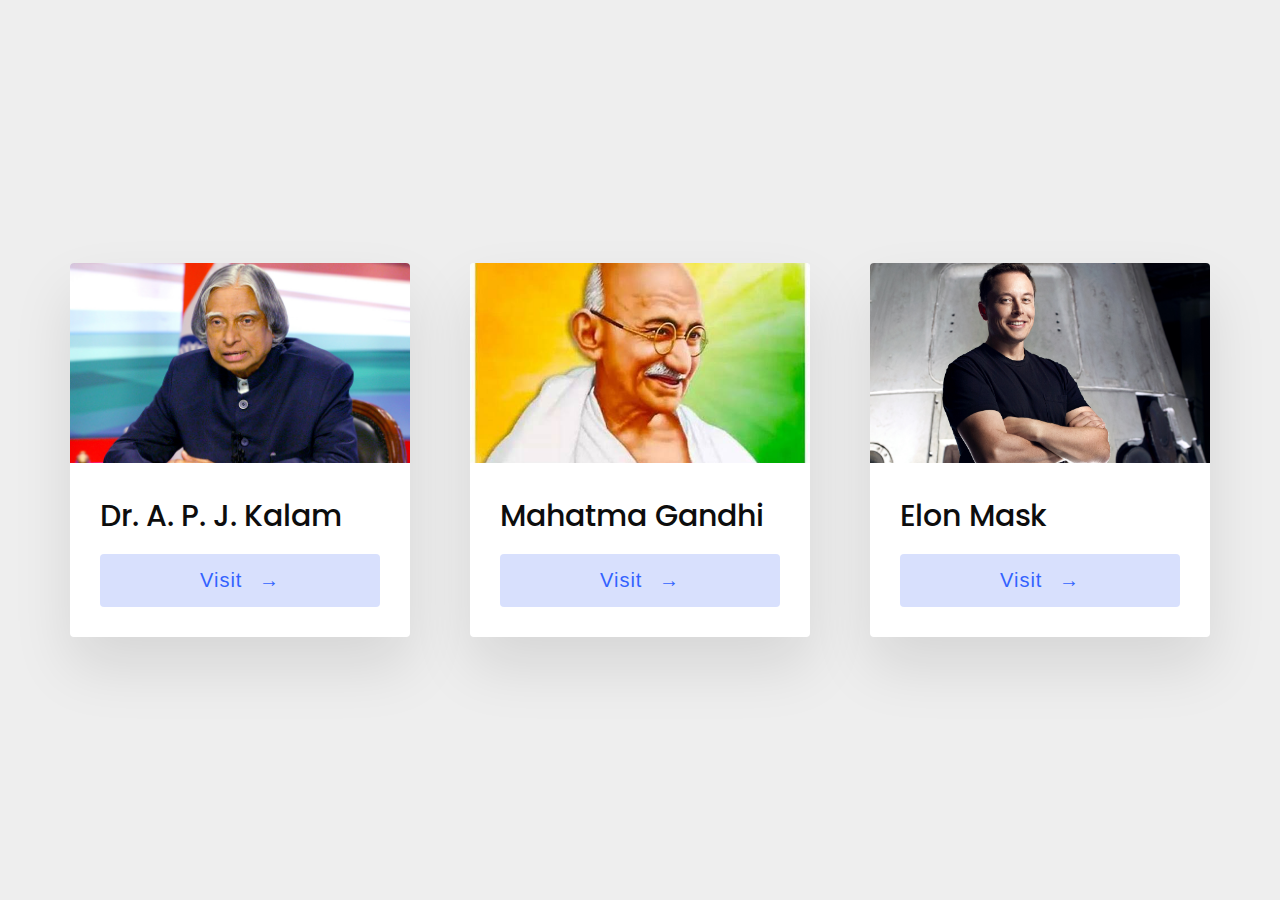
<file: index.html>
<!DOCTYPE html>
<html lang="en">
  <head>
    <meta charset="UTF-8" />
    <meta name="viewport" content="width=device-width, initial-scale=1.0" />
    <title>Quotes</title>

    <link rel="stylesheet" href="style.css" />
  </head>

  <body>
    <div class="grid">
      <div class="grid-item">
        <div class="card">
          <img class="card-img" src="./img/Dr.A.P.J.Kalam.jpg" alt="Dr.A.P.J.Kalam" />
          <div class="card-content">
            <h1 class="card-header">Dr. A. P. J. Kalam</h1>
            <a href="AK.html" style="text-decoration: none;"><button class="card-btn">Visit <span>&rarr;</span></button></a>
          </div>
        </div>
      </div>
      <div class="grid-item">
        <div class="card">
          <img
            class="card-img"
            src="./img/Gandhiji.jpg"
            alt="Mahatma Gandhi"
          />
          <div class="card-content">
            <h1 class="card-header">Mahatma Gandhi</h1>
            <a href="MG.html" style="text-decoration: none;"><button class="card-btn">Visit <span>&rarr;</span></button></a>
          </div>
        </div>
      </div>
      <div class="grid-item">
        <div class="card">
          <img class="card-img" src="./img/Elon Mask.jpg" alt="Elon Mask" />
          <div class="card-content">
            <h1 class="card-header">Elon Mask</h1>
            <a href="EM.html" style="text-decoration: none;"><button class="card-btn">Visit <span>&rarr;</span></button></a>
          </div>
        </div>
      </div>
    </div>
  </body>
</html>
</file>
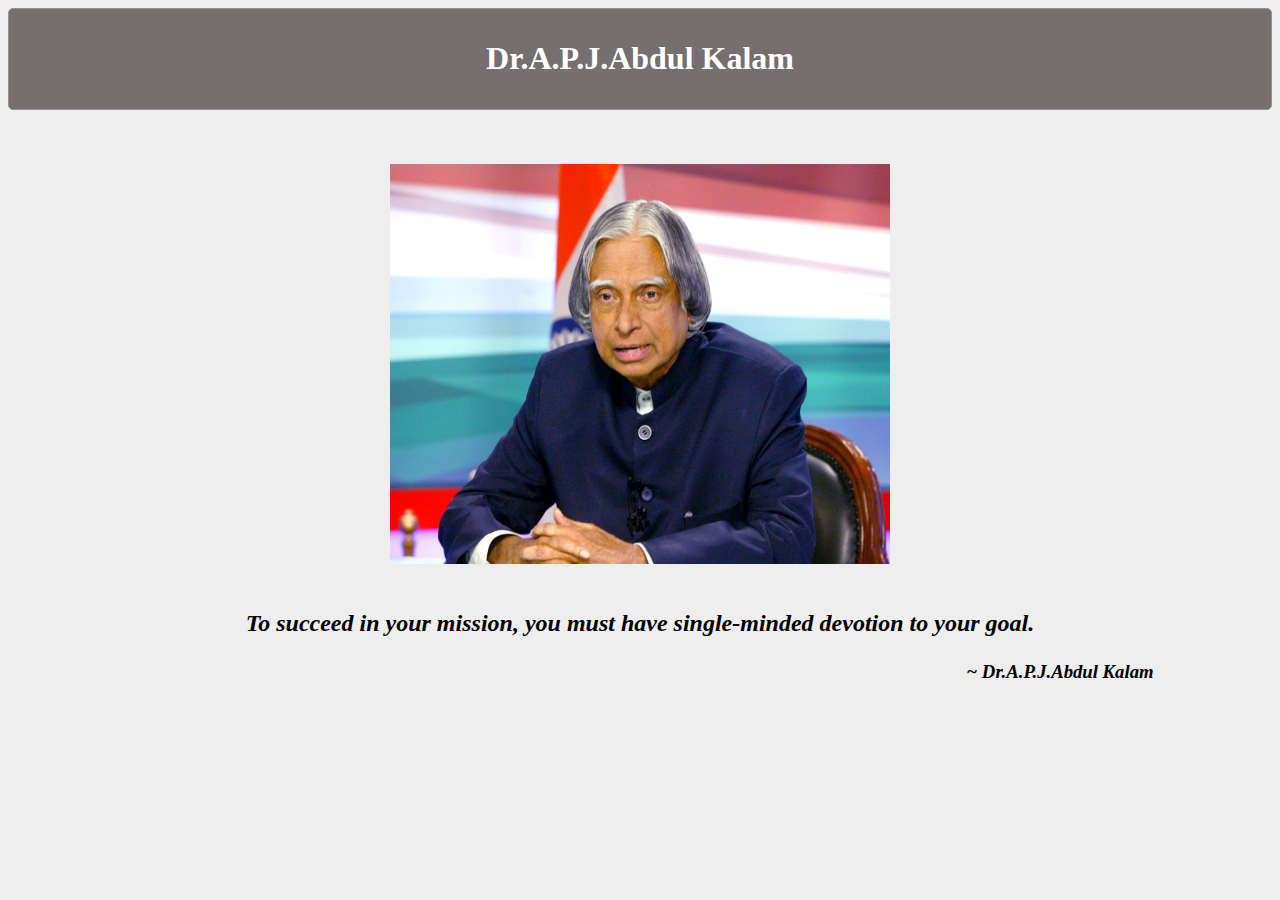
<file: AK.html>
<!DOCTYPE html>
<html lang="en">
<head>
    <meta charset="UTF-8">
    <meta http-equiv="X-UA-Compatible" content="IE=edge">
    <meta name="viewport" content="width=device-width, initial-scale=1.0">
    <title>A.P.J.Kalam</title>
</head>
<body>

<style>
    body {
  background-color: #eee;
    }

    header{
border: 1px solid rgb(146, 146, 146);  
background-color:rgb(117, 111, 111);  
padding:10px;  
border-radius:5px;  
}

h1{
    color : #ffffff;
    text-align : center;
}

img
{
    justify-content: center;
}


</style>
<div>
<header>  
    <h1>Dr.A.P.J.Abdul Kalam</h1>  
    </header>
</div>
<br><br><br>
<div>
    <center><img src="./img/Dr.A.P.J.Kalam.jpg" alt="Dr.A.P.J.Kalam" width="500 px" height="400px"></center>
    </div>
    <br>
<div>
   <center> <h2><em><strong>
        <blockquote cite="https://www.brainyquote.com/">
            To succeed in your mission, you must have single-minded devotion to your goal.
            </blockquote></strong>
            </em>
            </h2>
        </center>
    </div>
    <div>
        <h3 ><em>&emsp;&emsp;&emsp;&emsp;&emsp;&emsp;&emsp;&emsp;&emsp;&emsp;&emsp;&emsp;&emsp;&emsp;&emsp;&emsp;&emsp;&emsp;&emsp;&emsp;&emsp;&emsp;&emsp;&emsp;&emsp;&emsp;&emsp;&emsp;&emsp;&emsp;&emsp;&emsp;&emsp;&emsp;&emsp;&emsp;&emsp;&emsp;&emsp;&emsp;&emsp;&emsp;&emsp;&emsp;&emsp;&emsp;&emsp;&emsp;&emsp;&emsp;&emsp;
            ~ Dr.A.P.J.Abdul Kalam</em></h3>
        </div>

</body>
</html>
</file>
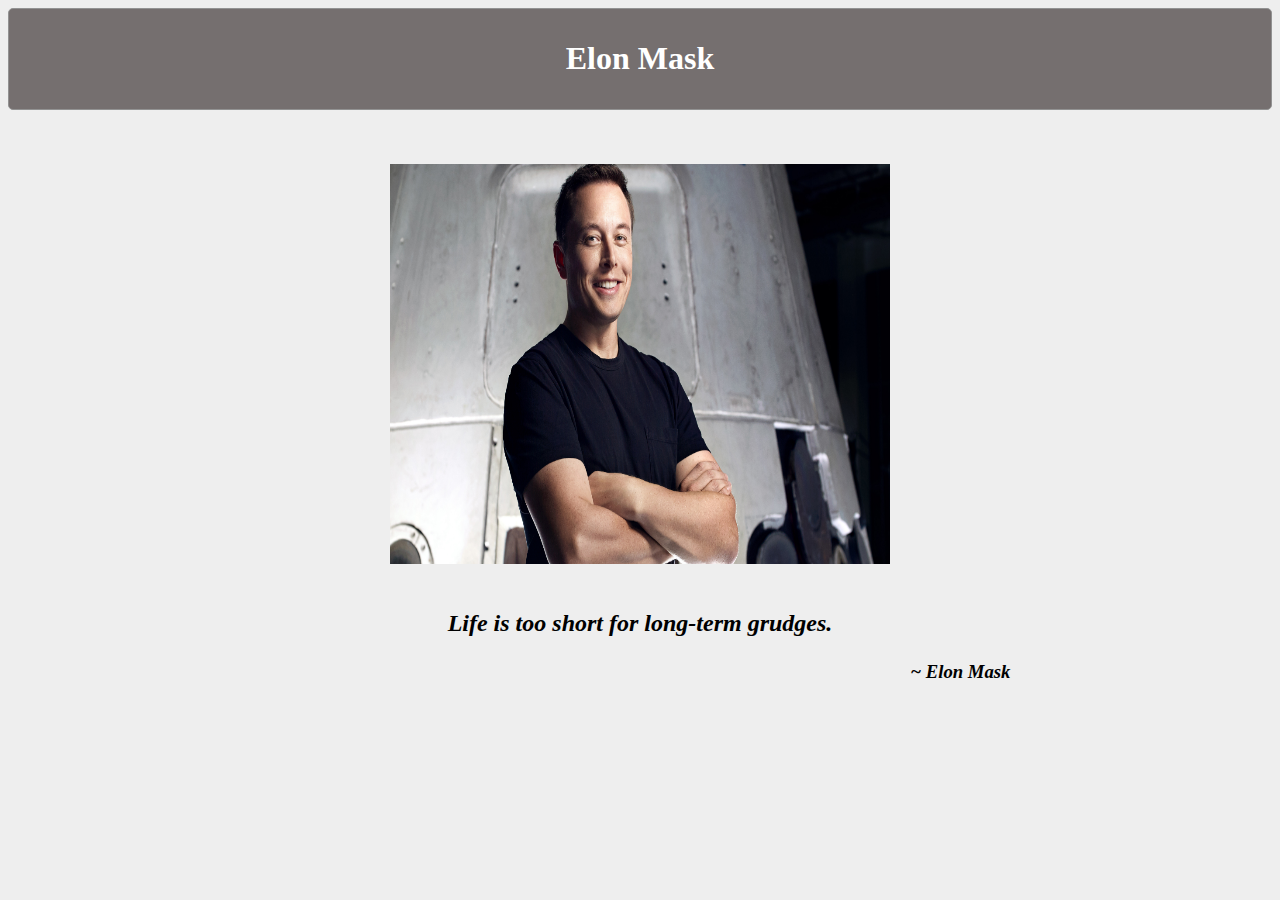
<file: EM.html>
<!DOCTYPE html>
<html lang="en">
<head>
    <meta charset="UTF-8">
    <meta http-equiv="X-UA-Compatible" content="IE=edge">
    <meta name="viewport" content="width=device-width, initial-scale=1.0">
    <title>Elon Mask</title>
</head>
<body>

<style>
    body {
  background-color: #eee;
    }

    header{
border: 1px solid rgb(146, 146, 146);  
background-color:rgb(117, 111, 111);  
padding:10px;  
border-radius:5px;  
}

h1{
    color : #ffffff;
    text-align : center;
}

img
{
    justify-content: center;
}


</style>
<div>
<header>  
    <h1>Elon Mask</h1>  
    </header>
</div>
<br><br><br>
<div>
    <center><img src="./img/Elon Mask.jpg" alt="Elon Mask" width="500 px" height="400px"></center>
    </div>
    <br>
<div>
   <center> <h2><em><strong>
        <blockquote cite="https://www.brainyquote.com/">
            Life is too short for long-term grudges.
            </blockquote></strong>
            </em>
            </h2>
        </center>
    </div>
    <div>
        <h3 ><em>&emsp;&emsp;&emsp;&emsp;&emsp;&emsp;&emsp;&emsp;&emsp;&emsp;&emsp;&emsp;&emsp;&emsp;&emsp;&emsp;&emsp;&emsp;&emsp;&emsp;&emsp;&emsp;&emsp;&emsp;&emsp;&emsp;&emsp;&emsp;&emsp;&emsp;&emsp;&emsp;&emsp;&emsp;&emsp;&emsp;&emsp;&emsp;&emsp;&emsp;&emsp;&emsp;&emsp;&emsp;&emsp;&emsp;&emsp;&emsp;
            ~ Elon Mask</em></h3>
        </div>

</body>
</html>
</file>
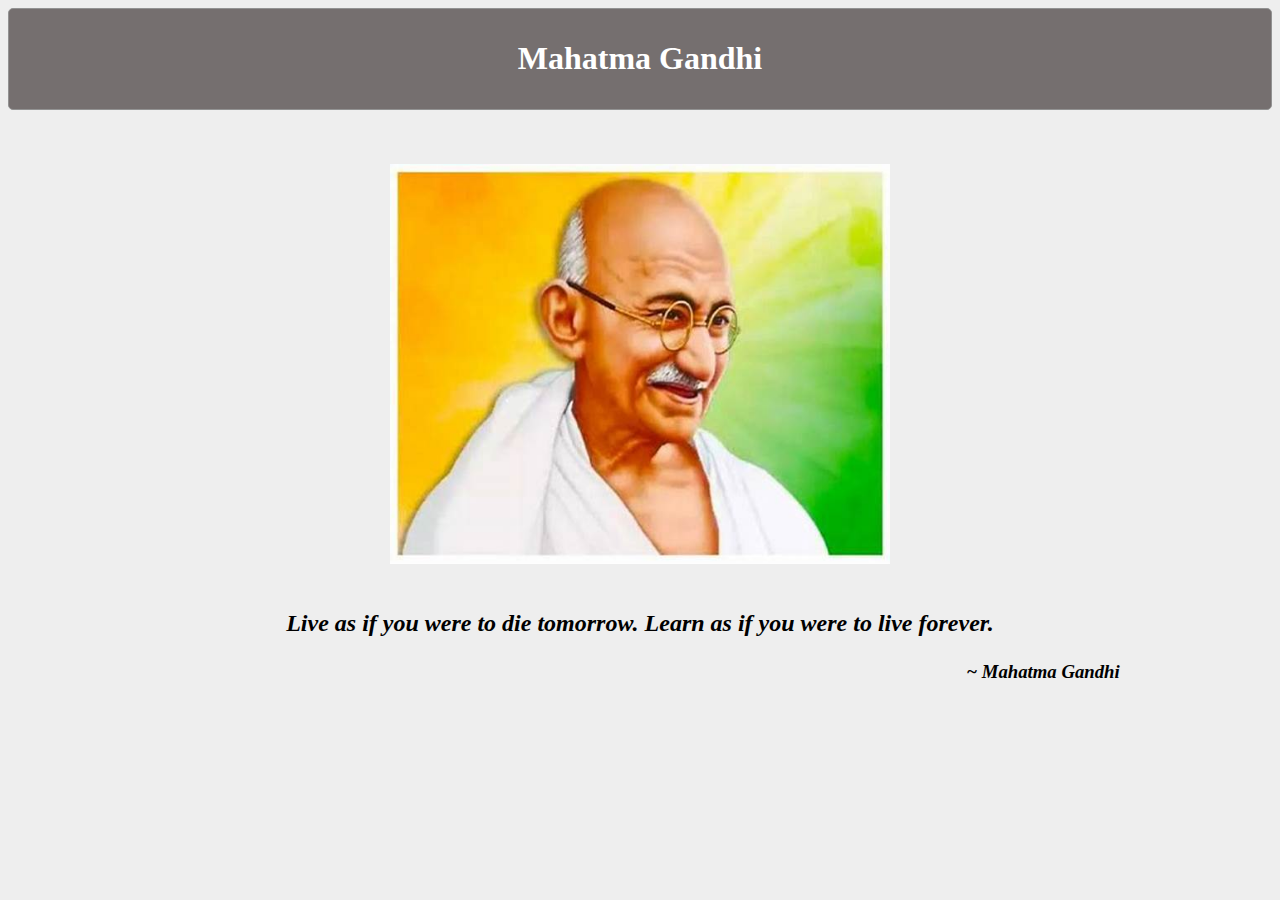
<file: MG.html>
<!DOCTYPE html>
<html lang="en">
<head>
    <meta charset="UTF-8">
    <meta http-equiv="X-UA-Compatible" content="IE=edge">
    <meta name="viewport" content="width=device-width, initial-scale=1.0">
    <title>Mahatma Gandhi</title>
</head>
<body>

<style>
    body {
  background-color: #eee;
    }

    header{
border: 1px solid rgb(146, 146, 146);  
background-color:rgb(117, 111, 111);  
padding:10px;  
border-radius:5px;  
}

h1{
    color : #ffffff;
    text-align : center;
}

img
{
    justify-content: center;
}


</style>
<div>
<header>  
    <h1>Mahatma Gandhi</h1>  
    </header>
</div>
<br><br><br>
<div>
    <center><img src="./img/Gandhiji.jpg" alt="Mahatma Gandhi" width="500 px" height="400px"></center>
    </div>
    <br>
<div>
   <center> <h2><em><strong>
        <blockquote cite="https://www.brainyquote.com/">
            Live as if you were to die tomorrow. Learn as if you were to live forever.

            </blockquote></strong>
            </em>
            </h2>
        </center>
    </div>
    <div>
        <h3 ><em>&emsp;&emsp;&emsp;&emsp;&emsp;&emsp;&emsp;&emsp;&emsp;&emsp;&emsp;&emsp;&emsp;&emsp;&emsp;&emsp;&emsp;&emsp;&emsp;&emsp;&emsp;&emsp;&emsp;&emsp;&emsp;&emsp;&emsp;&emsp;&emsp;&emsp;&emsp;&emsp;&emsp;&emsp;&emsp;&emsp;&emsp;&emsp;&emsp;&emsp;&emsp;&emsp;&emsp;&emsp;&emsp;&emsp;&emsp;&emsp;&emsp;&emsp;&emsp;
            ~ Mahatma Gandhi</em></h3>
        </div>

</body>
</html>
</file>
<file: style.css>
@import url("https://fonts.googleapis.com/css?family=Poppins&display=swap");

* {
  margin: 0;
  padding: 0;
}

html {
  box-sizing: border-box;
  font-size: 62.5%;
}

body {
  background-color: #eee;
  font-family: "Poppins", sans-serif;
  display: flex;
  justify-content: center;
  align-items: center;
  min-height: 100vh;
}

.grid {
  display: grid;
  width: 114em;
  grid-gap: 6rem;
  grid-template-columns: repeat(auto-fit, minmax(30rem, 1fr));
  align-items: start;
}

.grid-item {
  background-color: #fff;
  border-radius: 0.4rem;
  overflow: hidden;
  box-shadow: 0 3rem 6rem rgba(0, 0, 0, 0.1);
  cursor: pointer;
  transition: 0.2s;
}

.grid-item:hover {
  transform: translateY(-0.5%);
  box-shadow: 0 4rem 8rem rgba(0, 0, 0, 0.5);
}

.card-img {
  display: block;
  width: 100%;
  height: 200px;
  object-fit: cover;
}

.card-content {
  padding: 3rem;
}

.card-header {
  font-size: 3rem;
  font-weight: 500;
  color: #0d0d0d;
  margin-bottom: 1.5rem;
}

.card-text {
  font-size: 1.6rem;
  letter-spacing: 0.1rem;
  line-height: 1.7;
  color: #3d3d3d;
  margin-bottom: 2.5rem;
}

.card-btn {
  display: block;
  width: 100%;
  padding: 1.5rem;
  font-size: 2rem;
  text-align: center;
  color: #3363ff;
  background-color: #d8e0fd;
  border: none;
  border-radius: 0.4rem;
  transition: 0.2s;
  cursor: pointer;
  letter-spacing: 0.1rem;
}

.card-btn span {
  margin-left: 1rem;
  transition: 0.2s;
}

.card-btn:hover,
.card-btn:active {
  background-color: #c2cffc;
}

.card-btn:hover span,
.card-btn:active span {
  margin-left: 1.5rem;
}

@media only screen and (max-width: 60em) {
  body {
    padding: 3rem;
  }

  .grid {
    grid-gap: 3rem;
  }
}
</file>
